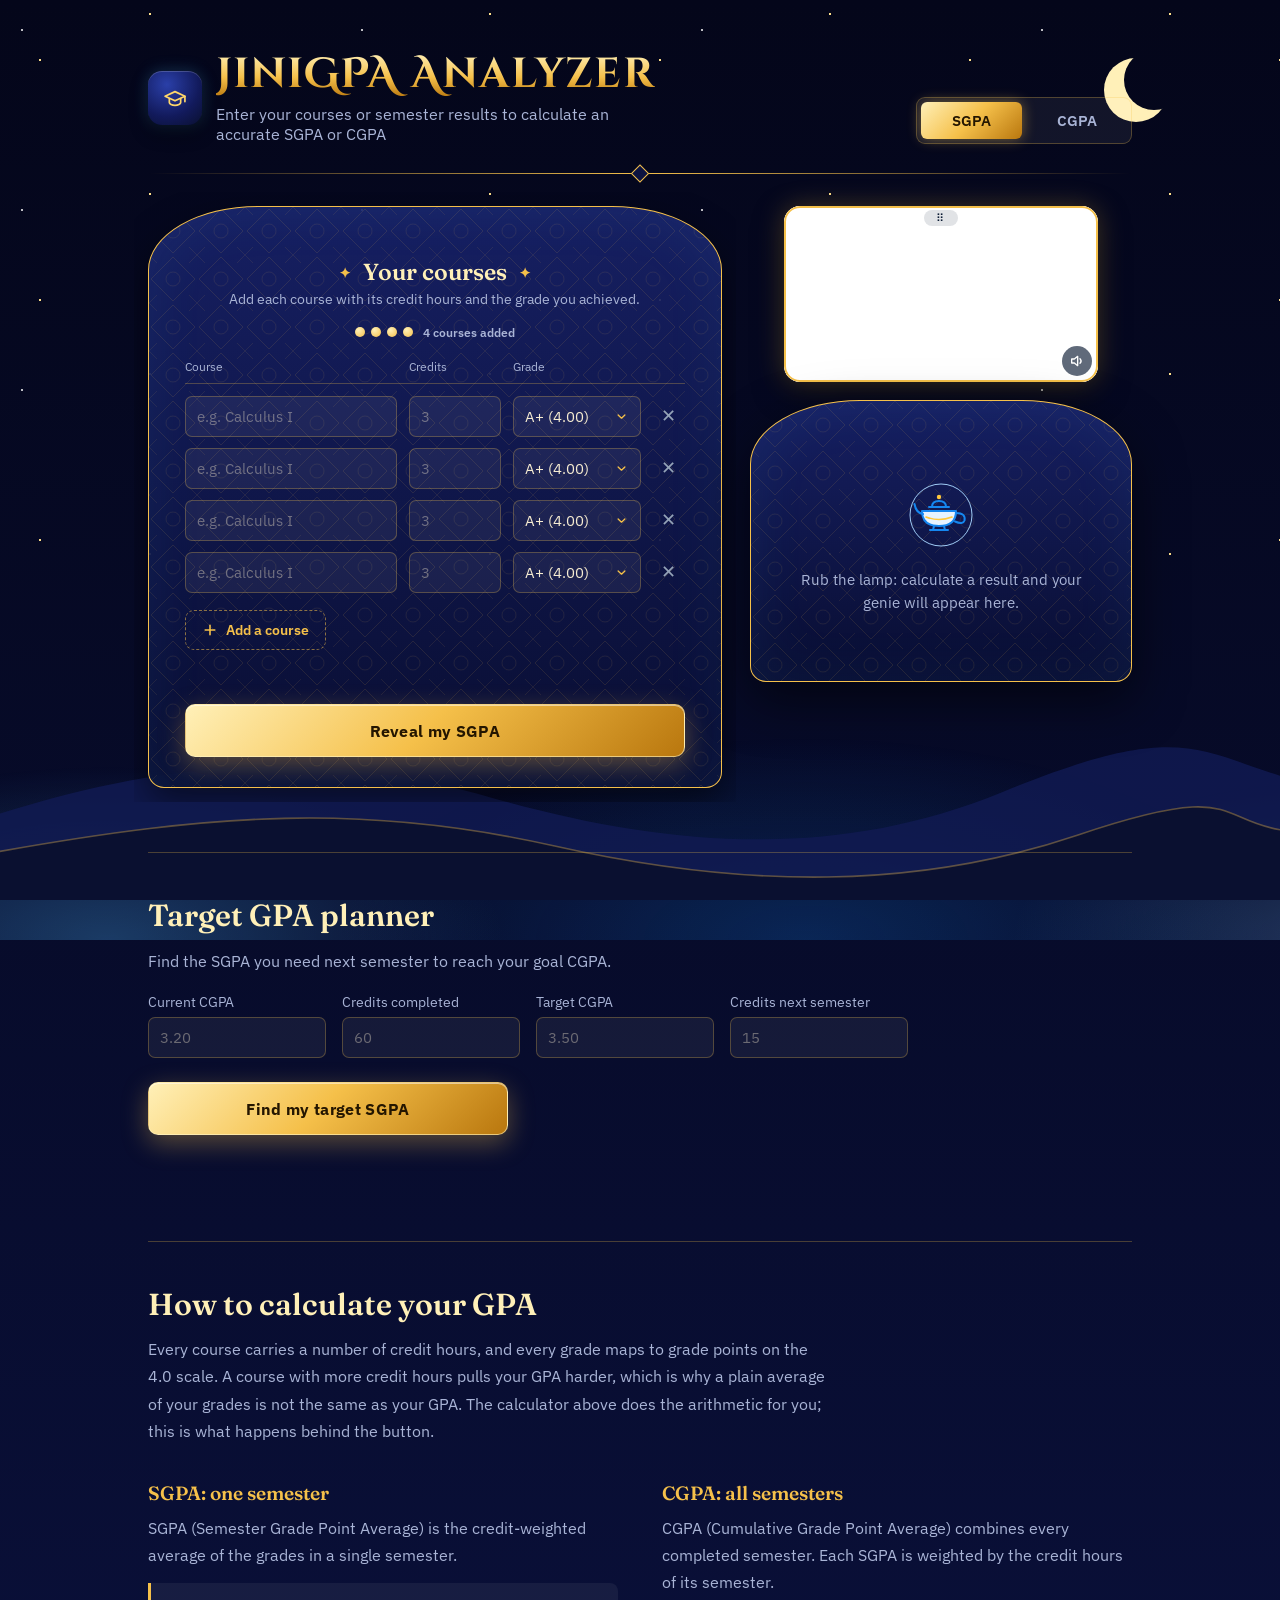
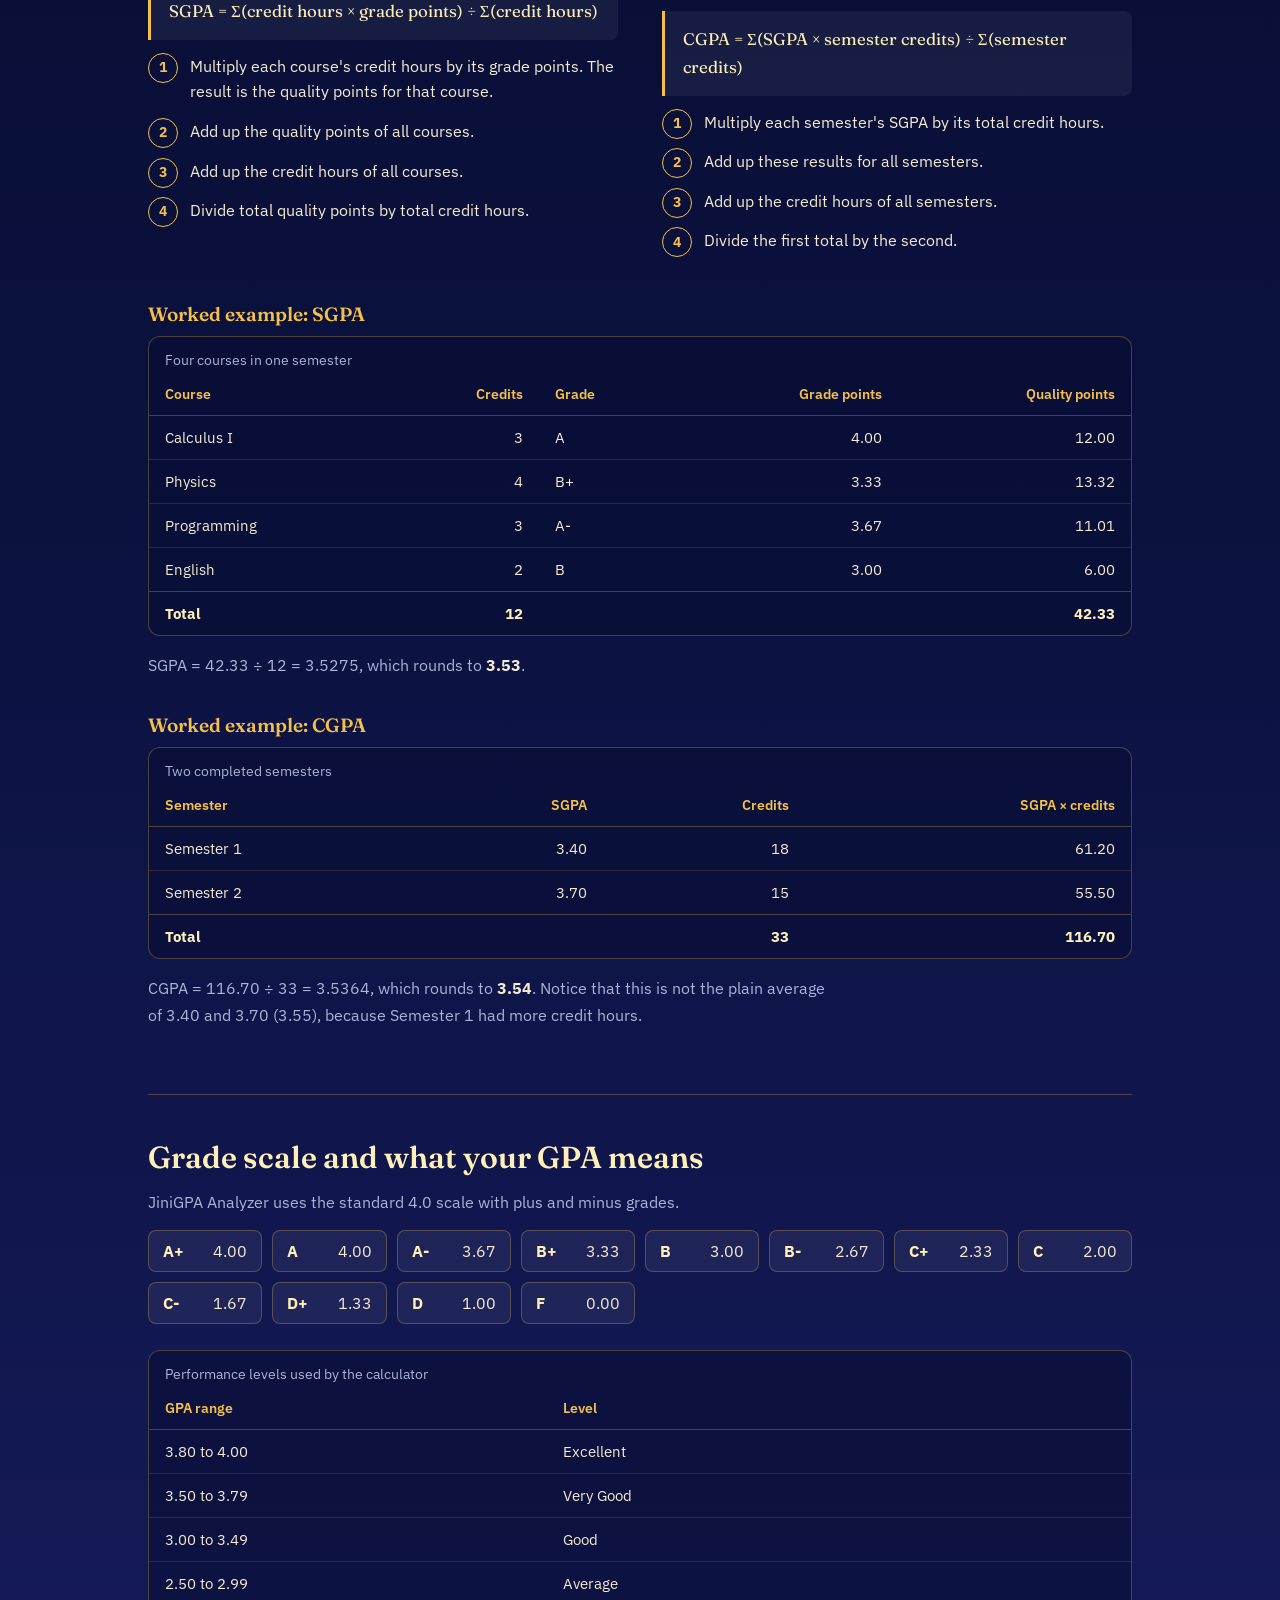
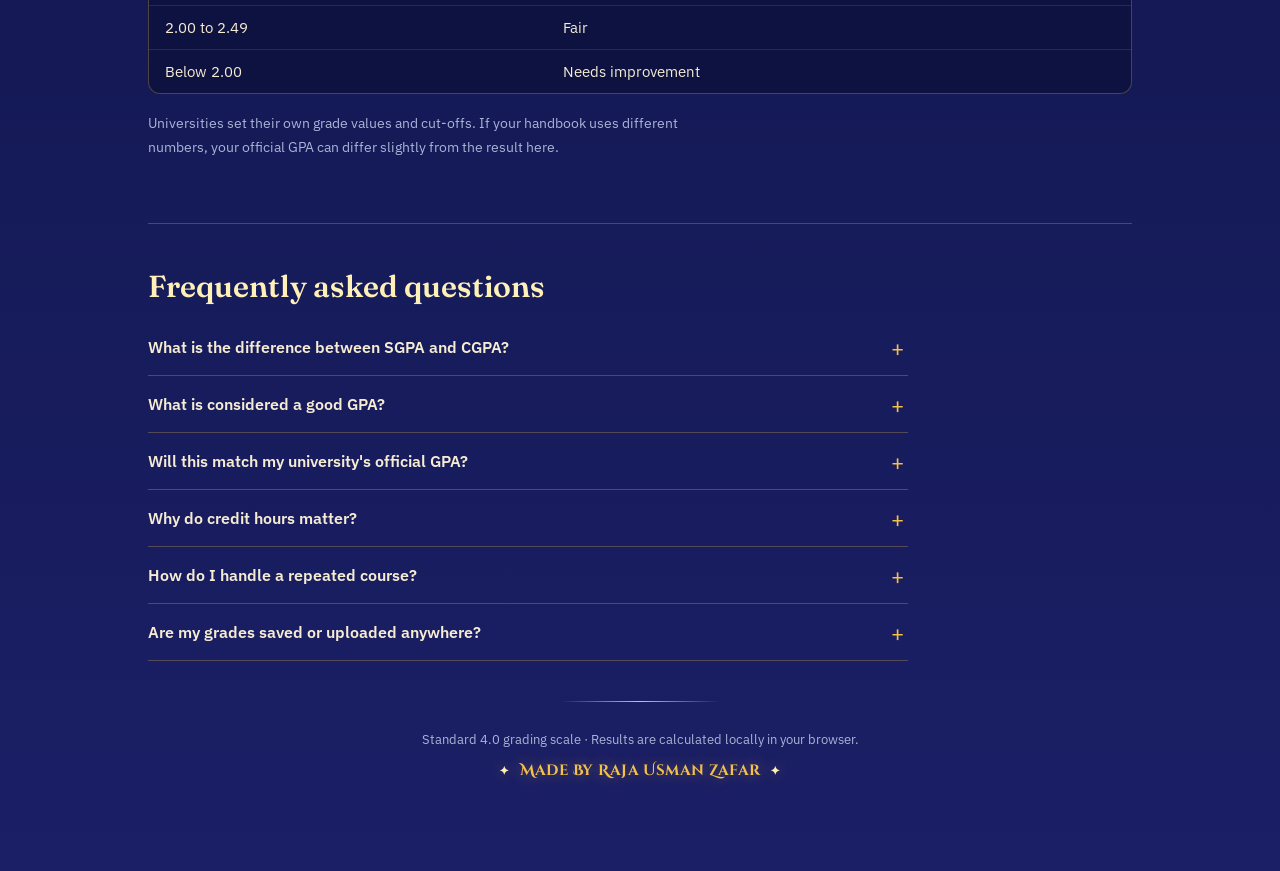
<file: index.html>
<!doctype html>
<html lang="en">
  <head>
    <meta charset="UTF-8" />
    <meta name="viewport" content="width=device-width, initial-scale=1.0" />
    <title>
      JiniGPA Analyzer — Free SGPA &amp; CGPA Calculator (4.0 Scale)
    </title>
    <meta
      name="description"
      content="Free SGPA and CGPA calculator on the 4.0 scale. Add your courses, credit hours and grades to get your GPA instantly, with formulas and worked examples."
    />
    <meta name="theme-color" content="#070b24" />
    <meta name="robots" content="index, follow, max-image-preview:large" />
    <link rel="canonical" href="https://jini-gpa-analyzer.vercel.app/" />

    <meta property="og:type" content="website" />
    <meta
      property="og:title"
      content="JiniGPA Analyzer — Free SGPA &amp; CGPA Calculator"
    />
    <meta
      property="og:description"
      content="Calculate your SGPA and CGPA on the 4.0 scale, with step-by-step formulas."
    />
    <meta property="og:url" content="https://jini-gpa-analyzer.vercel.app/" />
    <meta
      property="og:image"
      content="https://jini-gpa-analyzer.vercel.app/lamp.png"
    />
    <meta name="twitter:card" content="summary_large_image" />

    <link
      rel="icon"
      href="data:image/svg+xml,%3Csvg xmlns='http://www.w3.org/2000/svg' viewBox='0 0 64 64'%3E%3Cdefs%3E%3ClinearGradient id='g' x1='0' y1='0' x2='1' y2='1'%3E%3Cstop offset='0' stop-color='%2340a6ff'/%3E%3Cstop offset='1' stop-color='%230b6fd0'/%3E%3C/linearGradient%3E%3C/defs%3E%3Crect width='64' height='64' rx='15' fill='url(%23g)'/%3E%3Cg transform='translate(8 8)' fill='none' stroke='%23fff' stroke-width='2.8' stroke-linecap='round' stroke-linejoin='round'%3E%3Cpath d='M24 15L38 21.5 24 28 10 21.5Z'/%3E%3Cpath d='M16 25v5.5c0 2 3.6 4 8 4s8-2 8-4V25'/%3E%3Cpath d='M38 21.5V29'/%3E%3C/g%3E%3C/svg%3E"
    />

    <script type="application/ld+json">
      {
        "@context": "https://schema.org",
        "@type": "WebApplication",
        "name": "JiniGPA Analyzer",
        "url": "https://jini-gpa-analyzer.vercel.app/",
        "applicationCategory": "EducationalApplication",
        "operatingSystem": "Any",
        "description": "Free SGPA and CGPA calculator on the 4.0 scale.",
        "offers": { "@type": "Offer", "price": "0", "priceCurrency": "USD" }
      }
    </script>

    <script>
      (function () {
        var reduce = window.matchMedia(
          "(prefers-reduced-motion: reduce)",
        ).matches;
        var bot = /bot|crawl|spider|lighthouse|headless/i.test(
          navigator.userAgent,
        );
        var seen = false;
        try {
          seen = sessionStorage.getItem("jini-intro") === "1";
        } catch (e) {}
        if (!reduce && !bot && !seen) {
          document.documentElement.classList.add("intro-on");
          try {
            sessionStorage.setItem("jini-intro", "1");
          } catch (e) {}
        }
      })();
    </script>

    <link rel="preconnect" href="https://fonts.googleapis.com" />
    <link rel="preconnect" href="https://fonts.gstatic.com" crossorigin />
    <link
      rel="stylesheet"
      href="https://fonts.googleapis.com/css2?family=Cinzel+Decorative:wght@700&amp;family=Fraunces:opsz,wght@9..144,500;9..144,600;9..144,700&amp;family=IBM+Plex+Sans:wght@400;500;600;700&amp;display=swap"
    />
    <link rel="stylesheet" href="style.css" />
    <link rel="stylesheet" href="genie.css" />
    <link rel="stylesheet" href="content.css" />
  </head>
  <body>
    <div class="flash-overlay" id="flashOverlay"></div>

    <div class="shell">
      <header>
        <div class="brand-mark">
          <div class="pendulum" aria-label="JiniGPA Analyzer">
            <span class="pendulum-string"></span>
            <div class="logo-box">
              <svg
                viewBox="0 0 48 48"
                width="34"
                height="34"
                fill="none"
                stroke="#ffffff"
                stroke-width="2.4"
                stroke-linecap="round"
                stroke-linejoin="round"
                aria-hidden="true"
              >
                <path d="M24 15 L38 21.5 L24 28 L10 21.5 Z" />
                <path d="M16 25v5.5c0 2 3.6 4 8 4s8-2 8-4V25" />
                <path d="M38 21.5V29" />
              </svg>
            </div>
          </div>
          <div>
            <h1>JiniGPA Analyzer</h1>
            <p class="sub">
              Enter your courses or semester results to calculate an accurate
              SGPA or CGPA
            </p>
          </div>
        </div>
        <div class="mode-switch" id="modeSwitch">
          <div class="switch-pill" id="switchPill"></div>
          <button class="active" data-tab="sgpa">SGPA</button>
          <button data-tab="cgpa">CGPA</button>
        </div>
      </header>

      <main>
        <div class="panels-wrap">
          <div class="panel active" id="panel-sgpa">
            <div class="input-card tilt-card">
              <h2>Your courses</h2>
              <p class="hint">
                Add each course with its credit hours and the grade you
                achieved.
              </p>
              <div class="quest-row">
                <div class="quest-dots" id="questDotsSgpa"></div>
                <span class="quest-label" id="questLabelSgpa"
                  >0 courses added</span
                >
              </div>
              <div class="col-labels">
                <span>Course</span><span>Credits</span><span>Grade</span
                ><span></span>
              </div>
              <div id="subjectRows"></div>
              <button class="add-btn" id="addSubjectBtn">
                <svg
                  class="btn-ico"
                  viewBox="0 0 20 20"
                  width="16"
                  height="16"
                  fill="none"
                  stroke="currentColor"
                  stroke-width="2"
                  stroke-linecap="round"
                >
                  <path d="M10 4v12M4 10h12" />
                </svg>
                Add a course
              </button>
              <button class="calc-btn" id="calcSgpaBtn">
                <span>Reveal my SGPA</span>
              </button>
            </div>
          </div>

          <div class="panel" id="panel-cgpa">
            <div class="input-card tilt-card">
              <h2>Your semesters</h2>
              <p class="hint">
                Add every completed semester with its SGPA and total credit
                hours.
              </p>
              <div class="quest-row">
                <div class="quest-dots" id="questDotsCgpa"></div>
                <span class="quest-label" id="questLabelCgpa"
                  >0 semesters added</span
                >
              </div>
              <div class="col-labels">
                <span>Semester</span><span>SGPA</span><span>Credits</span
                ><span></span>
              </div>
              <div id="semRows"></div>
              <button class="add-btn" id="addSemBtn">
                <svg
                  class="btn-ico"
                  viewBox="0 0 20 20"
                  width="16"
                  height="16"
                  fill="none"
                  stroke="currentColor"
                  stroke-width="2"
                  stroke-linecap="round"
                >
                  <path d="M10 4v12M4 10h12" />
                </svg>
                Add a semester
              </button>
              <button class="calc-btn" id="calcCgpaBtn">
                <span>Reveal my CGPA</span>
              </button>
            </div>
          </div>
        </div>

        <div class="side-col">
          <div class="video-card" id="videoCard">
            <div class="video-drag-handle" id="videoDragHandle">⠿</div>
            <button
              class="video-sound"
              id="videoSoundBtn"
              type="button"
              aria-label="Video sound on/off"
            ></button>
            <video
              id="reactionVideo"
              src="videos/Default.mp4"
              muted
              loop
              autoplay
              playsinline
              preload="auto"
            ></video>
          </div>

          <div class="result-panel tilt-card" id="resultPanel">
            <div class="placeholder" id="placeholderState">
              <svg width="64" height="64" viewBox="0 0 64 64" fill="none">
                <circle
                  cx="32"
                  cy="32"
                  r="31"
                  stroke="#9fcbf5"
                  stroke-width="1"
                />
                <g
                  stroke="#1587f0"
                  stroke-width="2"
                  stroke-linecap="round"
                  stroke-linejoin="round"
                >
                  <circle
                    cx="30"
                    cy="14"
                    r="2.2"
                    fill="#ffc83d"
                    stroke="none"
                  />
                  <path d="M23 24 Q23 18 30 18 Q37 18 37 24" />
                  <path d="M20 24 H40" />
                  <path
                    d="M13 28 H47 Q47 43 30 43 Q13 43 13 28 Z"
                    fill="#e6f3ff"
                  />
                  <path d="M14 31 Q7 30 5.5 21" />
                  <path d="M47 30 Q57 30 55.5 37.5 Q54 42 46 38.5" />
                  <path d="M25 43 L24 47 H36 L35 43" />
                  <path d="M21 47 H39" />
                </g>
                <path
                  d="M17 34 Q30 39 43 34"
                  stroke="#ffc83d"
                  stroke-width="1.6"
                  stroke-linecap="round"
                />
              </svg>
              <div>
                Rub the lamp: calculate a result and your genie will appear
                here.
              </div>
            </div>

            <div class="result-body" id="resultBody">
              <div class="badge-stage" id="badgeStage">
                <div class="sparkle-field" id="sparkleField"></div>
                <div class="mascot-wrap" id="mascotWrap">
                  <svg
                    width="112"
                    height="130"
                    viewBox="0 -8 120 140"
                    fill="none"
                  >
                    <defs>
                      <radialGradient id="genieSkin" cx="35%" cy="28%" r="80%">
                        <stop offset="0%" stop-color="#9fd2ff" />
                        <stop offset="55%" stop-color="#40a6ff" />
                        <stop offset="100%" stop-color="#0b6fd0" />
                      </radialGradient>
                      <linearGradient
                        id="genieTail"
                        x1="0"
                        y1="0"
                        x2="0"
                        y2="1"
                      >
                        <stop offset="0%" stop-color="#1587f0" />
                        <stop
                          offset="100%"
                          stop-color="#1587f0"
                          stop-opacity="0"
                        />
                      </linearGradient>
                      <filter
                        id="softShadow"
                        x="-50%"
                        y="-50%"
                        width="200%"
                        height="200%"
                      >
                        <feDropShadow
                          dx="0"
                          dy="3"
                          stdDeviation="3"
                          flood-color="#0b1b33"
                          flood-opacity="0.16"
                        />
                      </filter>
                    </defs>
                    <path
                      d="M34 80 C28 100 48 104 52 114 C54 122 46 126 38 128 C62 132 76 120 68 108 C64 100 90 98 86 80 Z"
                      fill="url(#genieTail)"
                    />
                    <path
                      d="M30 84 Q60 104 90 84 L86 98 Q60 114 34 98 Z"
                      fill="#1587f0"
                    />
                    <circle cx="33" cy="92" r="6" fill="#ffc83d" />
                    <circle cx="87" cy="92" r="6" fill="#ffc83d" />
                    <ellipse cx="29" cy="54" rx="5" ry="7" fill="#40a6ff" />
                    <ellipse cx="91" cy="54" rx="5" ry="7" fill="#40a6ff" />
                    <circle
                      cx="27"
                      cy="65"
                      r="3.5"
                      stroke="#ffc83d"
                      stroke-width="2"
                    />
                    <circle
                      cx="93"
                      cy="65"
                      r="3.5"
                      stroke="#ffc83d"
                      stroke-width="2"
                    />
                    <circle
                      cx="60"
                      cy="52"
                      r="31"
                      fill="url(#genieSkin)"
                      filter="url(#softShadow)"
                    />
                    <path
                      d="M53 78 Q60 98 67 78 Q60 82 53 78 Z"
                      fill="#0b1b33"
                    />
                    <g id="mascotBrows"></g>
                    <g id="mascotEyes"></g>
                    <path
                      id="mascotMouth"
                      d="M46 67 Q60 76 74 67"
                      stroke="#0b1b33"
                      stroke-width="2.8"
                      fill="none"
                      stroke-linecap="round"
                    />
                    <g id="mascotAccessoryFront"></g>
                    <g id="mascotCap">
                      <path d="M60 6 L96 24 L60 42 L24 24 Z" fill="#0b1b33" />
                      <path
                        d="M38 27.5v10c0 4 9.8 8 22 8s22-4 22-8v-10L60 37.5Z"
                        fill="#14213d"
                      />
                      <path
                        d="M96 24v13"
                        stroke="#0b1b33"
                        stroke-width="2.2"
                        stroke-linecap="round"
                      />
                      <circle cx="96" cy="39" r="2.6" fill="#ffc83d" />
                      <circle cx="60" cy="24" r="2.2" fill="#ffc83d" />
                    </g>
                  </svg>
                </div>
              </div>

              <div class="level-tag" id="levelTag">Level 1</div>
              <div class="result-label" id="resultLabel">Your SGPA</div>
              <div class="result-number" id="resultNumber">0.00</div>
              <span class="result-tier-tag" id="resultTag">Tier</span>
              <div class="result-msg" id="resultMsg"></div>

              <div class="xp-bar">
                <div class="xp-labels">
                  <span>Progress</span><span id="xpRightLabel">0%</span>
                </div>
                <div class="track">
                  <div class="fill" id="scaleFill">
                    <div class="fill-spark"></div>
                  </div>
                </div>
                <div class="marks">
                  <span>0.0</span><span>2.0</span><span>4.0</span>
                </div>
              </div>
            </div>
          </div>
        </div>
      </main>

      <section class="info" id="how-to-calculate" aria-labelledby="guide-title">
        <h2 id="guide-title">How to calculate your GPA</h2>
        <p>
          Every course carries a number of credit hours, and every grade maps to
          grade points on the 4.0 scale. A course with more credit hours pulls
          your GPA harder, which is why a plain average of your grades is not
          the same as your GPA. The calculator above does the arithmetic for
          you; this is what happens behind the button.
        </p>

        <div class="info-cols">
          <div>
            <h3>SGPA: one semester</h3>
            <p>
              SGPA (Semester Grade Point Average) is the credit-weighted average
              of the grades in a single semester.
            </p>
            <p class="formula">
              SGPA = &Sigma;(credit hours &times; grade points) &divide;
              &Sigma;(credit hours)
            </p>
            <ol class="steps">
              <li>
                Multiply each course's credit hours by its grade points. The
                result is the quality points for that course.
              </li>
              <li>Add up the quality points of all courses.</li>
              <li>Add up the credit hours of all courses.</li>
              <li>Divide total quality points by total credit hours.</li>
            </ol>
          </div>

          <div>
            <h3>CGPA: all semesters</h3>
            <p>
              CGPA (Cumulative Grade Point Average) combines every completed
              semester. Each SGPA is weighted by the credit hours of its
              semester.
            </p>
            <p class="formula">
              CGPA = &Sigma;(SGPA &times; semester credits) &divide;
              &Sigma;(semester credits)
            </p>
            <ol class="steps">
              <li>Multiply each semester's SGPA by its total credit hours.</li>
              <li>Add up these results for all semesters.</li>
              <li>Add up the credit hours of all semesters.</li>
              <li>Divide the first total by the second.</li>
            </ol>
          </div>
        </div>

        <h3>Worked example: SGPA</h3>
        <div class="table-wrap">
          <table>
            <caption>
              Four courses in one semester
            </caption>
            <thead>
              <tr>
                <th scope="col">Course</th>
                <th scope="col" class="num">Credits</th>
                <th scope="col">Grade</th>
                <th scope="col" class="num">Grade points</th>
                <th scope="col" class="num">Quality points</th>
              </tr>
            </thead>
            <tbody>
              <tr>
                <td>Calculus I</td>
                <td class="num">3</td>
                <td>A</td>
                <td class="num">4.00</td>
                <td class="num">12.00</td>
              </tr>
              <tr>
                <td>Physics</td>
                <td class="num">4</td>
                <td>B+</td>
                <td class="num">3.33</td>
                <td class="num">13.32</td>
              </tr>
              <tr>
                <td>Programming</td>
                <td class="num">3</td>
                <td>A-</td>
                <td class="num">3.67</td>
                <td class="num">11.01</td>
              </tr>
              <tr>
                <td>English</td>
                <td class="num">2</td>
                <td>B</td>
                <td class="num">3.00</td>
                <td class="num">6.00</td>
              </tr>
            </tbody>
            <tfoot>
              <tr>
                <td>Total</td>
                <td class="num">12</td>
                <td></td>
                <td></td>
                <td class="num">42.33</td>
              </tr>
            </tfoot>
          </table>
        </div>
        <p>
          SGPA = 42.33 &divide; 12 = 3.5275, which rounds to
          <strong>3.53</strong>.
        </p>

        <h3>Worked example: CGPA</h3>
        <div class="table-wrap">
          <table>
            <caption>
              Two completed semesters
            </caption>
            <thead>
              <tr>
                <th scope="col">Semester</th>
                <th scope="col" class="num">SGPA</th>
                <th scope="col" class="num">Credits</th>
                <th scope="col" class="num">SGPA &times; credits</th>
              </tr>
            </thead>
            <tbody>
              <tr>
                <td>Semester 1</td>
                <td class="num">3.40</td>
                <td class="num">18</td>
                <td class="num">61.20</td>
              </tr>
              <tr>
                <td>Semester 2</td>
                <td class="num">3.70</td>
                <td class="num">15</td>
                <td class="num">55.50</td>
              </tr>
            </tbody>
            <tfoot>
              <tr>
                <td>Total</td>
                <td></td>
                <td class="num">33</td>
                <td class="num">116.70</td>
              </tr>
            </tfoot>
          </table>
        </div>
        <p>
          CGPA = 116.70 &divide; 33 = 3.5364, which rounds to
          <strong>3.54</strong>. Notice that this is not the plain average of
          3.40 and 3.70 (3.55), because Semester 1 had more credit hours.
        </p>
      </section>

      <section class="info" id="grade-scale" aria-labelledby="scale-title">
        <h2 id="scale-title">Grade scale and what your GPA means</h2>
        <p>
          JiniGPA Analyzer uses the standard 4.0 scale with plus and minus
          grades.
        </p>
        <ul class="grade-grid">
          <li><b>A+</b><span>4.00</span></li>
          <li><b>A</b><span>4.00</span></li>
          <li><b>A-</b><span>3.67</span></li>
          <li><b>B+</b><span>3.33</span></li>
          <li><b>B</b><span>3.00</span></li>
          <li><b>B-</b><span>2.67</span></li>
          <li><b>C+</b><span>2.33</span></li>
          <li><b>C</b><span>2.00</span></li>
          <li><b>C-</b><span>1.67</span></li>
          <li><b>D+</b><span>1.33</span></li>
          <li><b>D</b><span>1.00</span></li>
          <li><b>F</b><span>0.00</span></li>
        </ul>

        <div class="table-wrap">
          <table>
            <caption>
              Performance levels used by the calculator
            </caption>
            <thead>
              <tr>
                <th scope="col">GPA range</th>
                <th scope="col">Level</th>
              </tr>
            </thead>
            <tbody>
              <tr>
                <td>3.80 to 4.00</td>
                <td>Excellent</td>
              </tr>
              <tr>
                <td>3.50 to 3.79</td>
                <td>Very Good</td>
              </tr>
              <tr>
                <td>3.00 to 3.49</td>
                <td>Good</td>
              </tr>
              <tr>
                <td>2.50 to 2.99</td>
                <td>Average</td>
              </tr>
              <tr>
                <td>2.00 to 2.49</td>
                <td>Fair</td>
              </tr>
              <tr>
                <td>Below 2.00</td>
                <td>Needs improvement</td>
              </tr>
            </tbody>
          </table>
        </div>
        <p class="note">
          Universities set their own grade values and cut-offs. If your handbook
          uses different numbers, your official GPA can differ slightly from the
          result here.
        </p>
      </section>

      <section class="info" id="faq" aria-labelledby="faq-title">
        <h2 id="faq-title">Frequently asked questions</h2>

        <details>
          <summary>What is the difference between SGPA and CGPA?</summary>
          <p>
            SGPA covers one semester. CGPA covers every semester you have
            completed, with each semester weighted by its credit hours. Use the
            SGPA tab for a single semester's courses and the CGPA tab to combine
            semester results.
          </p>
        </details>

        <details>
          <summary>What is considered a good GPA?</summary>
          <p>
            It depends on your program and goals. On a 4.0 scale, 3.0 is
            generally a solid pass level, 3.5 and above is strong, and
            scholarships or graduate programs often set their own minimum. Check
            the requirement of the specific program you are aiming for.
          </p>
        </details>

        <details>
          <summary>Will this match my university's official GPA?</summary>
          <p>
            It will if your university uses the same 4.0 scale shown above. Some
            universities use slightly different grade values or round
            differently, so treat the result as an accurate estimate and confirm
            it against your transcript.
          </p>
        </details>

        <details>
          <summary>Why do credit hours matter?</summary>
          <p>
            A 4-credit course counts more than a 2-credit course. Weighting by
            credit hours makes sure your GPA reflects how much work each course
            represents.
          </p>
        </details>

        <details>
          <summary>How do I handle a repeated course?</summary>
          <p>
            Policies differ: some universities replace the old grade with the
            new one, others average both. Follow your university's rule, or
            enter the SGPA and credit values exactly as they appear on your
            transcript in the CGPA tab.
          </p>
        </details>

        <details>
          <summary>Are my grades saved or uploaded anywhere?</summary>
          <p>
            No. The calculation runs in your browser, and the courses and grades
            you type are not sent to a server.
          </p>
        </details>
      </section>

      <footer>
        <p>
          Standard 4.0 grading scale · Results are calculated locally in your
          browser.
        </p>
        <p class="credit">Made By Raja Usman Zafar</p>
      </footer>
    </div>

    <canvas class="smoke-canvas" id="smokeCanvas" aria-hidden="true"></canvas>
    <script src="script.js"></script>
  </body>
</html>
</file>
<file: style.css>
* {
  box-sizing: border-box;
}
html,
body {
  margin: 0;
  color: var(--ink);
  font-family: "IBM Plex Sans", sans-serif;
  -webkit-font-smoothing: antialiased;
}
html {
  background: var(--bg);
  overflow-x: hidden;
}
body {
  min-height: 100vh;
  overflow-x: visible;
  overflow-x: clip;
}
button:focus-visible,
input:focus-visible,
select:focus-visible {
  outline: 2px solid var(--focus);
  outline-offset: 2px;
}

.intro-on .smoke-canvas {
  background: #ffffff;
}
.smoke-canvas {
  position: fixed;
  inset: 0;
  width: 100%;
  height: 100%;
  z-index: 900;
  pointer-events: none;
  transition: opacity 1.4s ease;
}
.smoke-canvas.fade-out {
  opacity: 0;
}
html.intro-on,
html.intro-on body {
  height: 100%;
  overflow: hidden;
  overscroll-behavior: none;
}
.intro-gate {
  touch-action: none;
  overscroll-behavior: none;
}

.shell {
  position: relative;
  z-index: 1;
  max-width: 1040px;
  margin: 0 auto;
  padding: 0 28px 90px;
}
header {
  display: flex;
  align-items: flex-end;
  justify-content: space-between;
  flex-wrap: wrap;
  gap: 20px;
  padding: 52px 0 30px;
}
.brand-mark {
  display: flex;
  align-items: center;
  gap: 14px;
}
.brand-mark svg,
.brand-mark img {
  flex-shrink: 0;
}
.pendulum-string {
  display: none;
}
.logo-box {
  width: 54px;
  height: 54px;
  border-radius: 14px;
  display: grid;
  place-items: center;
}
h1 {
  font-family: "Cinzel Decorative", "Fraunces", serif;
  font-weight: 700;
  font-size: 2.6rem;
  margin: 0;
  line-height: 1.1;
  letter-spacing: 0.03em;
}
header .sub {
  margin: 6px 0 0;
  color: var(--ink-soft);
  font-size: 0.98rem;
  max-width: 420px;
}

.mode-switch {
  position: relative;
  display: flex;
  gap: 4px;
  width: 216px;
  background: var(--field);
  border: 1px solid var(--line);
  border-radius: 9px;
  padding: 4px;
}
.switch-pill {
  position: absolute;
  top: 4px;
  bottom: 4px;
  left: 4px;
  width: calc(50% - 6px);
  border-radius: 6px;
  transition: transform 0.4s cubic-bezier(0.4, 0, 0.2, 1);
}
.mode-switch button {
  position: relative;
  z-index: 1;
  flex: 1;
  font:
    600 0.92rem "IBM Plex Sans",
    sans-serif;
  padding: 9px 0;
  border: none;
  border-radius: 6px;
  background: none;
  color: var(--ink-soft);
  cursor: pointer;
  transition: color 0.25s ease;
}
.mode-switch.is-switching button {
  pointer-events: none;
  cursor: default;
}

main {
  display: grid;
  grid-template-columns: 1.5fr 1fr;
  gap: 28px;
  margin-top: 32px;
  align-items: start;
}
.panels-wrap {
  position: relative;
  overflow: hidden;
  padding: 14px;
  margin: -14px;
  perspective: 1000px;
}
.panel {
  display: none;
}
.panel.active {
  display: block;
}

@keyframes disassembleDown {
  0% {
    opacity: 1;
    transform: translateY(0) scale(1);
    filter: blur(0);
  }
  100% {
    opacity: 0;
    transform: translateY(14px) scale(0.97);
    filter: blur(2px);
  }
}
@keyframes assembleUp {
  0% {
    opacity: 0;
    transform: translateY(22px) scale(0.97);
    filter: blur(3px);
  }
  60% {
    opacity: 1;
    transform: translateY(-3px) scale(1.005);
    filter: blur(0);
  }
  100% {
    opacity: 1;
    transform: translateY(0) scale(1);
    filter: blur(0);
  }
}

.tilt-card {
  transition:
    transform 0.1s ease-out,
    box-shadow 0.25s ease;
  will-change: transform;
}
.input-card h2 {
  font-family: "Fraunces", serif;
  font-weight: 600;
  font-size: 1.45rem;
  margin: 0 0 4px;
}
.input-card .hint {
  color: var(--ink-soft);
  font-size: 0.88rem;
  margin: 0 0 16px;
}

.panels-wrap.sweeping::after {
  content: "";
  position: absolute;
  top: 0;
  bottom: 0;
  left: -35%;
  width: 30%;
  background: linear-gradient(
    100deg,
    transparent,
    rgba(64, 166, 255, 0.38),
    rgba(21, 135, 240, 0.34),
    transparent
  );
  filter: blur(7px);
  z-index: 6;
  pointer-events: none;
  animation: sweepBeam 0.7s ease-in-out;
}
@keyframes sweepBeam {
  0% {
    left: -35%;
    opacity: 0;
  }
  15% {
    opacity: 1;
  }
  100% {
    left: 130%;
    opacity: 0;
  }
}

.quest-row {
  display: flex;
  align-items: center;
  gap: 10px;
  margin-bottom: 18px;
}
.quest-dots {
  display: flex;
  gap: 6px;
  flex-wrap: wrap;
}
.quest-dot {
  width: 10px;
  height: 10px;
  border-radius: 50%;
  animation: dotPop 0.4s cubic-bezier(0.4, 1.8, 0.5, 1);
}
@keyframes dotPop {
  from {
    transform: scale(0) rotate(0deg);
    opacity: 0;
  }
  to {
    transform: scale(1) rotate(360deg);
    opacity: 1;
  }
}
.quest-label {
  font-size: 0.78rem;
  color: var(--ink-soft);
  font-weight: 600;
}

.col-labels,
.subject-row,
.sem-row {
  display: grid;
  grid-template-columns: 1fr 92px 128px 32px;
  gap: 12px;
  align-items: center;
}
.col-labels {
  font-size: 0.78rem;
  color: var(--ink-soft);
  padding-bottom: 9px;
  border-bottom: 1px solid var(--line);
  margin-bottom: 12px;
}
.subject-row,
.sem-row {
  margin-bottom: 11px;
  animation: rowIn 0.4s cubic-bezier(0.3, 1.4, 0.4, 1);
}
@keyframes rowIn {
  from {
    opacity: 0;
    transform: translateY(-14px) scale(0.94);
  }
  to {
    opacity: 1;
    transform: translateY(0) scale(1);
  }
}
.subject-row.row-leave,
.sem-row.row-leave {
  animation: rowOut 0.25s ease forwards;
}
@keyframes rowOut {
  to {
    opacity: 0;
    transform: translateX(20px) scale(0.9);
  }
}

input[type="text"],
input[type="number"],
select {
  width: 100%;
  font:
    0.94rem "IBM Plex Sans",
    sans-serif;
  padding: 10px 11px;
  border: 1.4px solid var(--line);
  border-radius: 7px;
  background: var(--field);
  color: var(--ink);
  outline: none;
  transition:
    border-color 0.15s ease,
    box-shadow 0.15s ease,
    transform 0.15s ease;
}
select {
  -webkit-appearance: none;
  -moz-appearance: none;
  appearance: none;
  cursor: pointer;
  padding-right: 32px;
  background-repeat: no-repeat;
  background-position: right 11px center;
  background-size: 15px;
}
input:focus,
select:focus {
  transform: translateY(-1px);
}

.remove-btn {
  background: none;
  border: none;
  color: #94a3b8;
  font-size: 1.1rem;
  cursor: pointer;
  padding: 6px;
  border-radius: 6px;
  line-height: 1;
  transition:
    background 0.15s ease,
    color 0.15s ease,
    transform 0.3s cubic-bezier(0.4, 1.8, 0.4, 1);
}
.remove-btn:hover {
  transform: rotate(180deg) scale(1.15);
}

.add-btn,
.calc-btn {
  position: relative;
  overflow: hidden;
}
.btn-ico {
  flex-shrink: 0;
}

.add-btn {
  display: inline-flex;
  align-items: center;
  gap: 8px;
  font:
    600 0.88rem "IBM Plex Sans",
    sans-serif;
  padding: 10px 16px;
  border-radius: 9px;
  cursor: pointer;
  margin-top: 6px;
  transition: all 0.2s ease;
}
.add-btn:hover {
  transform: translateY(-1px);
}
.add-btn .btn-ico {
  transition: transform 0.25s ease;
}
.add-btn:hover .btn-ico {
  transform: rotate(90deg);
}

.calc-btn {
  display: block;
  width: 100%;
  margin-top: 24px;
  font:
    700 1.02rem "IBM Plex Sans",
    sans-serif;
  letter-spacing: 0.02em;
  border-width: 1px;
  border-style: solid;
  border-radius: 10px;
  padding: 15px;
  cursor: pointer;
  transition:
    transform 0.15s ease,
    box-shadow 0.25s ease,
    filter 0.25s ease;
}
.calc-btn > span:not(.ripple) {
  position: relative;
  z-index: 2;
  display: inline-flex;
  align-items: center;
  gap: 10px;
}
.calc-btn:hover {
  transform: translateY(-2px);
  filter: brightness(1.04);
}
.calc-btn:active {
  transform: translateY(1px);
}
.calc-btn::before {
  content: "";
  position: absolute;
  inset: -40% -20%;
  pointer-events: none;
  background:
    radial-gradient(
      circle at 20% 80%,
      rgba(255, 255, 255, 0.28),
      transparent 40%
    ),
    radial-gradient(
      circle at 70% 90%,
      rgba(255, 255, 255, 0.2),
      transparent 45%
    ),
    radial-gradient(
      circle at 90% 60%,
      rgba(255, 255, 255, 0.16),
      transparent 40%
    );
  opacity: 0;
  transform: translateY(30%);
  transition: opacity 0.5s ease;
}
.calc-btn:hover::before {
  opacity: 1;
  animation: genieMist 3.5s ease-in-out infinite;
}
@keyframes genieMist {
  0%,
  100% {
    transform: translate(-2%, 12%);
  }
  50% {
    transform: translate(3%, -8%);
  }
}

.ripple {
  position: absolute;
  border-radius: 50%;
  background: rgba(255, 255, 255, 0.6);
  transform: scale(0);
  animation: rippleAnim 0.65s ease-out;
  pointer-events: none;
}
@keyframes rippleAnim {
  to {
    transform: scale(3.6);
    opacity: 0;
  }
}

.shake {
  animation: shakeCard 0.45s ease;
}
@keyframes shakeCard {
  0%,
  100% {
    transform: translateX(0) rotate(0);
  }
  15% {
    transform: translateX(-8px) rotate(-1deg);
  }
  30% {
    transform: translateX(8px) rotate(1deg);
  }
  45% {
    transform: translateX(-6px) rotate(-0.6deg);
  }
  60% {
    transform: translateX(6px) rotate(0.6deg);
  }
  80% {
    transform: translateX(-3px);
  }
}

.result-panel {
  text-align: center;
  position: relative;
  overflow: hidden;
}
.result-panel .placeholder {
  color: var(--ink-soft);
  font-size: 0.92rem;
  line-height: 1.6;
  padding: 36px 6px;
}
.result-panel .placeholder svg {
  margin-bottom: 14px;
  animation: floatIdle 3s ease-in-out infinite;
}
@keyframes floatIdle {
  0%,
  100% {
    transform: translateY(0) rotate(0);
  }
  50% {
    transform: translateY(-8px) rotate(4deg);
  }
}
.result-body {
  display: none;
  position: relative;
}
.result-body.show {
  display: block;
  animation: riseIn 0.5s cubic-bezier(0.2, 0.9, 0.3, 1);
}
@keyframes riseIn {
  from {
    opacity: 0;
    transform: translateY(14px);
  }
  to {
    opacity: 1;
    transform: translateY(0);
  }
}

.badge-stage {
  position: relative;
  height: 120px;
  display: flex;
  align-items: center;
  justify-content: center;
  margin-bottom: 4px;
}
.ring {
  position: absolute;
  border-radius: 50%;
  border: 2px solid var(--tier, var(--blue));
  opacity: 0;
}
.ring.animate {
  animation: ringBurst 1.1s cubic-bezier(0.2, 0.7, 0.3, 1) forwards;
}
@keyframes ringBurst {
  0% {
    width: 40px;
    height: 40px;
    opacity: 0.8;
    border-width: 3px;
  }
  100% {
    width: 160px;
    height: 160px;
    opacity: 0;
    border-width: 0.5px;
  }
}
.mascot-wrap {
  position: relative;
  z-index: 2;
}
.mascot-wrap svg {
  overflow: visible;
}
.mascot-wrap.pop svg {
  animation: mascotPop 0.8s cubic-bezier(0.26, 1.6, 0.4, 1);
}
@keyframes mascotPop {
  0% {
    transform: scale(0.2) rotate(-25deg);
    opacity: 0;
  }
  45% {
    transform: scale(1.2) rotate(12deg);
    opacity: 1;
  }
  65% {
    transform: scale(0.9) rotate(-6deg);
  }
  82% {
    transform: scale(1.06) rotate(3deg);
  }
  100% {
    transform: scale(1) rotate(0deg);
  }
}
.mascot-wrap.idle-bounce svg {
  animation: idleBounce 1.8s ease-in-out infinite;
}
@keyframes idleBounce {
  0%,
  100% {
    transform: translateY(0) rotate(0);
  }
  50% {
    transform: translateY(-6px) rotate(-2deg);
  }
}

.sparkle-field {
  position: absolute;
  inset: 0;
  pointer-events: none;
}
.sparkle {
  position: absolute;
  font-size: 14px;
  color: var(--tier);
  animation: twinkle 1.4s ease-in-out infinite;
}
@keyframes twinkle {
  0%,
  100% {
    opacity: 0;
    transform: scale(0.4) rotate(0deg);
  }
  50% {
    opacity: 1;
    transform: scale(1.2) rotate(90deg);
  }
}

.level-tag {
  display: inline-flex;
  align-items: center;
  font-size: 0.76rem;
  font-weight: 700;
  padding: 5px 14px;
  border-radius: 20px;
  margin-bottom: 10px;
  background: var(--tier-bg);
  color: var(--tier);
  animation: tagSlide 0.5s ease 0.1s both;
}
@keyframes tagSlide {
  from {
    opacity: 0;
    transform: translateY(10px) scale(0.9);
  }
  to {
    opacity: 1;
    transform: translateY(0) scale(1);
  }
}
.result-label {
  font-size: 0.82rem;
  color: var(--ink-soft);
  margin-bottom: 2px;
}
.result-number {
  font-family: "Fraunces", serif;
  font-weight: 700;
  font-size: 3.4rem;
  line-height: 1.1;
  margin: 0 0 6px;
  color: var(--tier);
}
.result-tier-tag {
  display: inline-block;
  font-size: 0.78rem;
  font-weight: 600;
  padding: 4px 12px;
  border-radius: 20px;
  margin-bottom: 16px;
  background: var(--tier-bg);
  color: var(--tier);
}
.result-msg {
  font-size: 0.96rem;
  font-weight: 500;
  line-height: 1.6;
  max-width: 290px;
  margin: 0 auto;
}

.xp-bar {
  margin-top: 22px;
  text-align: left;
}
.xp-labels {
  display: flex;
  justify-content: space-between;
  font-size: 0.72rem;
  color: var(--ink-soft);
  margin-bottom: 5px;
  font-weight: 700;
}
.track {
  height: 10px;
  border-radius: 6px;
  overflow: hidden;
}
.fill {
  height: 100%;
  width: 0%;
  border-radius: 6px;
  background: var(--tier);
  color: var(--tier);
  position: relative;
  overflow: visible;
  transition: width 1s cubic-bezier(0.2, 0.9, 0.3, 1);
}
.fill::after {
  content: "";
  position: absolute;
  top: 0;
  bottom: 0;
  left: -40%;
  width: 40%;
  background: linear-gradient(
    90deg,
    transparent,
    rgba(255, 255, 255, 0.6),
    transparent
  );
  animation: shimmer 1.4s ease-in-out infinite;
}
@keyframes shimmer {
  0% {
    left: -40%;
  }
  100% {
    left: 120%;
  }
}
.fill-spark {
  position: absolute;
  right: -3px;
  top: 50%;
  width: 10px;
  height: 10px;
  margin-top: -5px;
  border-radius: 50%;
  background: #fff;
  border: 2px solid currentColor;
  box-shadow: 0 0 8px 2px currentColor;
  animation: sparkPulse 1s ease-in-out infinite;
}
@keyframes sparkPulse {
  0%,
  100% {
    transform: scale(0.8);
    opacity: 0.7;
  }
  50% {
    transform: scale(1.3);
    opacity: 1;
  }
}
.marks {
  display: flex;
  justify-content: space-between;
  font-size: 0.72rem;
  color: var(--ink-soft);
  margin-top: 5px;
}

.particle {
  position: absolute;
  top: 40%;
  pointer-events: none;
}
.particle.confetti-sq {
  border-radius: 2px;
  animation: fall linear forwards;
}
.particle.confetti-circ {
  border-radius: 50%;
  animation: fall linear forwards;
}
.particle.confetti-tri {
  width: 0 !important;
  height: 0 !important;
  border-left: 5px solid transparent;
  border-right: 5px solid transparent;
  animation: fall linear forwards;
}
@keyframes fall {
  to {
    transform: translateY(340px) rotate(720deg);
    opacity: 0;
  }
}
.particle.rise {
  border-radius: 50%;
  animation: riseUp ease-out forwards;
}
@keyframes riseUp {
  to {
    transform: translateY(-180px) scale(0.3);
    opacity: 0;
  }
}

footer {
  position: relative;
  padding-top: 30px;
  text-align: center;
  color: var(--ink-soft);
  font-size: 0.82rem;
  margin-top: 40px;
}
footer p {
  margin: 0;
}
footer .credit {
  margin-top: 12px;
  font-family: "Cinzel Decorative", "Fraunces", serif;
  font-weight: 700;
  font-size: 0.95rem;
  letter-spacing: 0.03em;
}
footer .credit::before,
footer .credit::after {
  content: "\2726";
  font-size: 0.8em;
  margin: 0 10px;
}

.sound-btn {
  position: fixed;
  right: 18px;
  bottom: 18px;
  z-index: 950;
  width: 42px;
  height: 42px;
  border-radius: 50%;
  display: grid;
  place-items: center;
  border-width: 1px;
  border-style: solid;
  cursor: pointer;
  box-shadow: 0 4px 14px rgba(11, 27, 51, 0.12);
}
.flash-overlay {
  position: fixed;
  inset: 0;
  opacity: 0;
  pointer-events: none;
  z-index: 999;
}
.flash-overlay.flash {
  animation: flashPulse 0.5s ease-out;
}
@keyframes flashPulse {
  0% {
    opacity: 0.32;
  }
  100% {
    opacity: 0;
  }
}

.intro-gate {
  position: fixed;
  inset: 0;
  z-index: 960;
  display: flex;
  flex-direction: column;
  align-items: center;
  justify-content: center;
  gap: 18px;
  transition: opacity 0.7s ease;
}
.intro-gate.hide {
  opacity: 0;
  pointer-events: none;
}
.lamp-btn {
  position: relative;
  width: 280px;
  height: 190px;
  padding: 0;
  border: none;
  background: none;
  cursor: pointer;
  display: grid;
  place-items: center;
}
.lamp-ring {
  position: absolute;
  left: 50%;
  top: 50%;
  width: 170px;
  height: 170px;
  margin: -85px 0 0 -85px;
  border-radius: 50%;
  background: #eaf4ff;
  animation: lampPulse 2.2s ease-out infinite;
}
@keyframes lampPulse {
  0% {
    box-shadow: 0 0 0 0 rgba(21, 135, 240, 0.35);
  }
  100% {
    box-shadow: 0 0 0 36px rgba(21, 135, 240, 0);
  }
}
.lamp {
  position: relative;
  z-index: 2;
  width: 260px;
  height: auto;
  user-select: none;
  -webkit-user-drag: none;
  filter: drop-shadow(0 10px 14px rgba(11, 27, 51, 0.25));
  transform-origin: 50% 90%;
  animation: lampFloat 3s ease-in-out infinite;
}
@keyframes lampFloat {
  0%,
  100% {
    transform: translateY(0) rotate(0);
  }
  50% {
    transform: translateY(-6px) rotate(-1.5deg);
  }
}
.lamp-btn:hover .lamp {
  animation: lampRub 0.5s ease-in-out infinite;
}
.rubbing .lamp {
  animation: lampRub 0.18s linear infinite;
}
@keyframes lampRub {
  0%,
  100% {
    transform: rotate(0) translateX(0);
  }
  25% {
    transform: rotate(-5deg) translateX(-3px);
  }
  75% {
    transform: rotate(5deg) translateX(3px);
  }
}
.wisp {
  position: absolute;
  left: 248px;
  top: 48px;
  z-index: 3;
  width: 22px;
  height: 22px;
  border-radius: 50%;
  background: rgba(21, 135, 240, 0.4);
  filter: blur(6px);
  opacity: 0;
  animation: wisp 2.6s ease-out infinite;
}
.wisp.w2 {
  animation-delay: 0.85s;
}
.wisp.w3 {
  animation-delay: 1.7s;
}
.rubbing .wisp {
  animation-duration: 0.7s;
}
@keyframes wisp {
  0% {
    transform: translate(0, 0) scale(0.4);
    opacity: 0;
  }
  20% {
    opacity: 0.75;
  }
  100% {
    transform: translate(18px, -90px) scale(2.6);
    opacity: 0;
  }
}
.gate-hint {
  margin: 0;
  font:
    600 0.95rem "IBM Plex Sans",
    sans-serif;
}

.side-col {
  display: flex;
  flex-direction: column;
  gap: 18px;
  min-width: 0;
}
.video-card {
  position: relative;
  overflow: hidden;
  background: #ffffff;
  aspect-ratio: 16 / 9;
  width: 82%;
  margin: 0 auto;
}
.video-card video {
  display: block;
  width: 100%;
  height: 100%;
  object-fit: contain;
  background: #ffffff;
  pointer-events: none;
}
.video-card video.layer {
  position: absolute;
  inset: 0;
  z-index: 1;
  opacity: 0;
  transition: opacity 0.15s ease;
}
.video-card video.layer.on {
  opacity: 1;
}
.video-sound {
  position: absolute;
  right: 6px;
  bottom: 6px;
  z-index: 4;
  width: 30px;
  height: 30px;
  padding: 0;
  border: none;
  border-radius: 50%;
  display: grid;
  place-items: center;
  background: rgba(11, 27, 51, 0.65);
  color: #ffffff;
  cursor: pointer;
  transition:
    background 0.2s ease,
    transform 0.15s ease;
}
.video-sound:hover {
  background: rgba(21, 135, 240, 0.95);
  transform: scale(1.08);
}
.video-drag-handle {
  display: block;
  position: absolute;
  top: 4px;
  left: 50%;
  transform: translateX(-50%);
  z-index: 3;
  width: 34px;
  height: 16px;
  line-height: 16px;
  border-radius: 8px;
  background: rgba(11, 27, 51, 0.12);
  color: #0b1b33;
  font-size: 11px;
  text-align: center;
  letter-spacing: 1px;
  user-select: none;
}
.video-card.draggable {
  position: fixed;
  width: 150px;
  max-width: 42vw;
  z-index: 800;
  cursor: grab;
  touch-action: none;
  box-shadow: 0 10px 28px rgba(11, 27, 51, 0.35);
}
.video-card.draggable.dragging {
  cursor: grabbing;
  transition: none;
  box-shadow: 0 16px 34px rgba(11, 27, 51, 0.45);
}

@media (max-width: 800px) {
  main {
    grid-template-columns: 1fr;
  }
}
@media (max-width: 520px) {
  header {
    padding-top: 34px;
  }
  h1 {
    font-size: 1.7rem;
  }
  .col-labels,
  .subject-row,
  .sem-row {
    grid-template-columns: 1fr 64px 96px 26px;
    gap: 7px;
  }
  .result-number {
    font-size: 2.6rem;
  }
}
@media (prefers-reduced-motion: reduce) {
  *,
  *::before,
  *::after {
    animation-duration: 0.01ms !important;
    animation-iteration-count: 1 !important;
    transition-duration: 0.01ms !important;
  }
}
</file>
<file: genie.css>
/* Arabian Night theme: colours and decoration only.
   Load after style.css; structure and animations live there. */
:root {
  color-scheme: dark;
  --bg: #070b24;
  --field: rgba(255, 255, 255, 0.06);
  --line: rgba(245, 192, 74, 0.28);
  --ink: #f6ecd2;
  --ink-soft: #a9b4d6;
  --blue: #4db8ff;
  --blue-deep: #f5c04a;
  --gold: #f5c04a;
  --gold-hi: #fff0b8;
  --gold-lo: #b9770e;
  --focus: #f5c04a;
  --lattice: url("data:image/svg+xml,%3Csvg xmlns='http://www.w3.org/2000/svg' width='48' height='48'%3E%3Cpath d='M24 2 46 24 24 46 2 24Z' fill='none' stroke='%23f5c04a' stroke-opacity='.11'/%3E%3Ccircle cx='24' cy='24' r='7' fill='none' stroke='%23f5c04a' stroke-opacity='.09'/%3E%3Cpath d='M0 0 8 8M48 0 40 8M0 48 8 40M48 48 40 40' stroke='%23f5c04a' stroke-opacity='.09'/%3E%3C/svg%3E");
}
::selection {
  background: var(--gold);
  color: #1a1200;
}

/* Night scene */
body {
  background: #0b1240
    linear-gradient(180deg, #04061a 0%, #0b1240 52%, #1b1f66 100%) no-repeat;
}

/* Two blinking star layers (html::after, body::before);
   a static layer is drawn in body::after. */
html::after,
body::before {
  content: "";
  position: fixed;
  top: 0;
  left: 0;
  right: 0;
  height: 62vh;
  z-index: 0;
  pointer-events: none;
  will-change: opacity;
}
html::after {
  background-image:
    radial-gradient(1.4px 1.4px at 22px 30px, #fff 50%, transparent 52%),
    radial-gradient(1px 1px at 96px 74px, #cfe2ff 50%, transparent 52%),
    radial-gradient(1.8px 1.8px at 150px 14px, #ffe08a 50%, transparent 52%),
    radial-gradient(1px 1px at 64px 128px, #fff 50%, transparent 52%),
    radial-gradient(1.2px 1.2px at 190px 100px, #9fd0ff 50%, transparent 52%),
    radial-gradient(1.2px 1.2px at 300px 60px, #fff 50%, transparent 52%);
  background-size: 340px 180px;
  animation: starBlinkA 3.2s ease-in-out infinite;
}
body::before {
  background-image:
    radial-gradient(1.6px 1.6px at 40px 60px, #ffe08a 50%, transparent 52%),
    radial-gradient(1px 1px at 150px 30px, #fff 50%, transparent 52%),
    radial-gradient(1.3px 1.3px at 240px 120px, #9fd0ff 50%, transparent 52%),
    radial-gradient(1px 1px at 90px 190px, #fff 50%, transparent 52%),
    radial-gradient(1.2px 1.2px at 200px 210px, #cfe2ff 50%, transparent 52%);
  background-size: 310px 240px;
  animation: starBlinkB 4.6s ease-in-out -1.3s infinite;
}
@keyframes starBlinkA {
  0%,
  100% {
    opacity: 0.2;
  }
  50% {
    opacity: 1;
  }
}
@keyframes starBlinkB {
  0%,
  60%,
  100% {
    opacity: 0.15;
  }
  75% {
    opacity: 1;
  }
}

/* Drifting genie mist */
html::before {
  content: "";
  position: fixed;
  left: -15%;
  right: -15%;
  bottom: -40px;
  height: 46vh;
  z-index: 0;
  pointer-events: none;
  background:
    radial-gradient(
      ellipse 34% 60% at 18% 100%,
      rgba(77, 184, 255, 0.28),
      transparent 70%
    ),
    radial-gradient(
      ellipse 40% 70% at 60% 100%,
      rgba(21, 135, 240, 0.22),
      transparent 70%
    ),
    radial-gradient(
      ellipse 28% 55% at 92% 100%,
      rgba(120, 192, 255, 0.24),
      transparent 70%
    );
  will-change: transform;
  animation: mistDrift 14s ease-in-out infinite alternate;
}
@keyframes mistDrift {
  from {
    transform: translateX(-3%) translateY(8px);
  }
  to {
    transform: translateX(3%) translateY(-14px);
  }
}

/* Static scene (moon, dunes, faint stars) in a single layer that never repaints. */
body::after {
  content: "";
  position: fixed;
  inset: 0;
  z-index: 0;
  pointer-events: none;
  background:
    url("data:image/svg+xml,%3Csvg xmlns='http://www.w3.org/2000/svg' viewBox='0 0 96 96'%3E%3Cdefs%3E%3Cmask id='m'%3E%3Crect width='96' height='96' fill='%23fff'/%3E%3Ccircle cx='60' cy='40' r='30' fill='%23000'/%3E%3C/mask%3E%3C/defs%3E%3Ccircle cx='42' cy='50' r='32' fill='%23fff0b8' mask='url(%23m)'/%3E%3C/svg%3E")
      right 7vw top 40px / 96px 96px no-repeat,
    url("data:image/svg+xml,%3Csvg xmlns='http://www.w3.org/2000/svg' viewBox='0 0 1200 200' preserveAspectRatio='none'%3E%3Cpath d='M0 120C160 70 300 60 460 105S780 165 940 100 1120 60 1200 85V200H0Z' fill='%23111a52' fill-opacity='.85'/%3E%3Cpath d='M0 155C200 120 340 110 520 150S860 190 1010 140 1140 125 1200 135V200H0Z' fill='%230a1030'/%3E%3Cpath d='M0 155C200 120 340 110 520 150S860 190 1010 140 1140 125 1200 135' fill='none' stroke='%23f5c04a' stroke-opacity='.35' stroke-width='1.5'/%3E%3C/svg%3E")
      bottom / 100% 24vh no-repeat,
    radial-gradient(1px 1px at 40px 50px, #cfe2ff 50%, transparent 52%) 0 0 /
      260px 200px,
    radial-gradient(1px 1px at 180px 130px, #fff 50%, transparent 52%) 0 0 /
      260px 200px;
}

/* Header */
header {
  position: relative;
}
header::after {
  content: "";
  position: absolute;
  left: 0;
  right: 0;
  bottom: 0;
  height: 1px;
  background: linear-gradient(90deg, transparent, var(--gold) 50%, transparent);
}
header::before {
  content: "";
  position: absolute;
  left: 50%;
  bottom: -6px;
  width: 11px;
  height: 11px;
  background: #0b1240;
  border: 1.5px solid var(--gold);
  transform: translateX(-50%) rotate(45deg);
  z-index: 1;
}
h1 {
  background: linear-gradient(
    180deg,
    var(--gold-hi) 0%,
    var(--gold) 55%,
    var(--gold-lo) 100%
  );
  -webkit-background-clip: text;
  background-clip: text;
  -webkit-text-fill-color: transparent;
  color: transparent;
}
.logo-box {
  background: radial-gradient(circle at 35% 25%, #2a3fa8, #121a5c 60%, #0a1030);
  box-shadow:
    0 8px 18px rgba(0, 0, 0, 0.45),
    0 0 16px rgba(77, 184, 255, 0.25),
    inset 0 1px 0 rgba(255, 255, 255, 0.18);
}
.logo-box svg {
  stroke: #ffd76a;
}

/* Mode switch */
.switch-pill {
  background: linear-gradient(
    135deg,
    var(--gold-hi),
    var(--gold) 50%,
    var(--gold-lo)
  );
  box-shadow: 0 0 14px rgba(245, 192, 74, 0.45);
}
.mode-switch button.active {
  color: #241600;
}

/* Palace-window cards */
.input-card,
.result-panel {
  background:
    var(--lattice),
    linear-gradient(180deg, rgba(24, 34, 104, 0.92), rgba(9, 14, 50, 0.95));
  border: 1.5px solid var(--gold);
  border-radius: 110px 110px 16px 16px / 64px 64px 16px 16px;
}
.input-card {
  padding: 50px 36px 30px;
  box-shadow:
    0 14px 34px rgba(0, 0, 0, 0.5),
    inset 0 0 60px rgba(77, 184, 255, 0.08);
}
.result-panel {
  padding: 46px 26px 30px;
  box-shadow:
    0 18px 50px rgba(0, 0, 0, 0.55),
    inset 0 0 60px rgba(77, 184, 255, 0.08);
}
.input-card h2 {
  text-align: center;
  color: var(--gold-hi);
}
.input-card h2::before,
.input-card h2::after {
  content: "\2726";
  color: var(--gold);
  font-size: 0.6em;
  margin: 0 12px;
  vertical-align: 0.15em;
}
.input-card .hint {
  text-align: center;
}
.quest-row {
  justify-content: center;
}
.quest-dot {
  background: radial-gradient(circle at 35% 30%, var(--gold-hi), var(--gold));
}

/* Inputs */
input::placeholder {
  color: rgba(246, 236, 210, 0.38);
}
select {
  background-image: url("data:image/svg+xml;charset=UTF-8,%3Csvg xmlns='http://www.w3.org/2000/svg' viewBox='0 0 20 20'%3E%3Cpath d='M5.5 8L10 12.2L14.5 8' fill='none' stroke='%23f5c04a' stroke-width='1.8' stroke-linecap='round' stroke-linejoin='round'/%3E%3C/svg%3E");
}
select option {
  background: #10184f;
  color: var(--ink);
}
input:focus,
select:focus {
  border-color: var(--gold);
  background-color: rgba(255, 255, 255, 0.1);
  box-shadow: 0 0 0 3px rgba(245, 192, 74, 0.2);
}
.remove-btn:hover {
  background: rgba(224, 55, 79, 0.2);
  color: #ff7d92;
}

/* Buttons */
.add-btn {
  background: transparent;
  color: var(--gold);
  border: 1.4px dashed rgba(245, 192, 74, 0.55);
}
.add-btn:hover {
  background: rgba(245, 192, 74, 0.12);
  border-color: var(--gold);
  box-shadow: 0 0 16px rgba(245, 192, 74, 0.25);
}
.calc-btn {
  color: #241600;
  border-color: rgba(255, 240, 184, 0.6);
  background: linear-gradient(
    135deg,
    var(--gold-hi) 0%,
    var(--gold) 48%,
    var(--gold-lo) 100%
  );
  box-shadow:
    0 8px 26px rgba(245, 192, 74, 0.35),
    inset 0 1px 0 rgba(255, 255, 255, 0.5);
}
.calc-btn:hover {
  box-shadow:
    0 12px 34px rgba(245, 192, 74, 0.5),
    inset 0 1px 0 rgba(255, 255, 255, 0.6);
}

/* Result panel */
.badge-stage::before {
  content: "";
  position: absolute;
  left: 50%;
  bottom: 0;
  width: 136px;
  height: 140px;
  transform: translateX(-50%);
  border-radius: 68px 68px 10px 10px / 62px 62px 10px 10px;
  border: 1.5px solid rgba(245, 192, 74, 0.55);
  background: radial-gradient(
    circle at 50% 40%,
    rgba(77, 184, 255, 0.32),
    transparent 72%
  );
  z-index: 0;
}
.tier-great {
  --tier: #4db8ff;
  --tier-bg: rgba(77, 184, 255, 0.16);
}
.tier-vgood {
  --tier: #a5a2ff;
  --tier-bg: rgba(165, 162, 255, 0.16);
}
.tier-good {
  --tier: #34e3cb;
  --tier-bg: rgba(52, 227, 203, 0.15);
}
.tier-avg {
  --tier: #ffc23d;
  --tier-bg: rgba(255, 194, 61, 0.16);
}
.tier-okay {
  --tier: #ff8a4d;
  --tier-bg: rgba(255, 138, 77, 0.16);
}
.tier-low {
  --tier: #ff6b85;
  --tier-bg: rgba(255, 107, 133, 0.16);
}
.level-tag,
.result-tier-tag {
  border: 1px solid var(--tier);
}
.result-number {
  text-shadow: 0 0 26px var(--tier);
}
.track {
  background: rgba(255, 255, 255, 0.1);
}
.fill {
  box-shadow: 0 0 12px var(--tier);
}

/* Video, footer and misc */
.video-card {
  /* The border is drawn by ::after so the videos can never cover it. */
  border: none;
  border-radius: 16px;
  box-shadow:
    0 0 26px rgba(245, 192, 74, 0.25),
    0 10px 30px rgba(0, 0, 0, 0.5);
  isolation: isolate;
  transform: translateZ(0);
}
.video-card video {
  border-radius: 16px;
}
.video-card::after {
  content: "";
  position: absolute;
  inset: 0;
  border: 2px solid var(--gold);
  border-radius: 16px;
  z-index: 5;
  pointer-events: none;
}
.sound-btn {
  background: #10184f;
  color: var(--gold);
  border-color: var(--gold);
}
.flash-overlay {
  background: #ffe7a3;
}
.gate-hint {
  color: #5b6678;
}
footer::before {
  content: "";
  position: absolute;
  top: 0;
  left: 50%;
  width: 160px;
  height: 1px;
  transform: translateX(-50%);
  background: linear-gradient(90deg, transparent, var(--gold), transparent);
}
footer .credit {
  color: var(--gold);
  text-shadow: 0 0 14px rgba(245, 192, 74, 0.4);
}
footer .credit::before,
footer .credit::after {
  color: var(--gold-hi);
}

@media (max-width: 520px) {
  .input-card,
  .result-panel {
    border-radius: 70px 70px 14px 14px / 44px 44px 14px 14px;
  }
  .input-card {
    padding: 42px 16px 24px;
  }
  .result-panel {
    padding: 40px 18px 26px;
  }
}
</file>
<file: content.css>
.info {
  margin-top: 64px;
  padding-top: 44px;
  border-top: 1px solid var(--line);
}
.info h2 {
  font-family: "Fraunces", serif;
  font-weight: 600;
  font-size: 1.9rem;
  line-height: 1.2;
  margin: 0 0 14px;
  color: var(--gold-hi);
}
.info h3 {
  font-family: "Fraunces", serif;
  font-weight: 600;
  font-size: 1.2rem;
  margin: 34px 0 10px;
  color: var(--gold);
}
.info p {
  max-width: 68ch;
  margin: 0 0 14px;
  line-height: 1.7;
  color: var(--ink-soft);
}
.info strong {
  color: var(--ink);
}

.info-cols {
  display: grid;
  grid-template-columns: 1fr 1fr;
  gap: 44px;
  margin-top: 8px;
}
.info-cols h3 {
  margin-top: 22px;
}

.formula {
  font-family: "Fraunces", serif;
  font-size: 1.05rem;
  line-height: 1.5;
  color: var(--gold-hi);
  padding: 14px 18px;
  margin: 0 0 20px;
  background: var(--field);
  border-left: 3px solid var(--gold);
  border-radius: 0 8px 8px 0;
}
.info .formula {
  color: var(--gold-hi);
}

.steps {
  list-style: none;
  counter-reset: step;
  margin: 0;
  padding: 0;
}
.steps li {
  counter-increment: step;
  position: relative;
  padding-left: 42px;
  margin-bottom: 14px;
  line-height: 1.6;
  color: var(--ink);
}
.steps li::before {
  content: counter(step);
  position: absolute;
  left: 0;
  top: -1px;
  width: 28px;
  height: 28px;
  display: grid;
  place-items: center;
  border: 1.5px solid var(--gold);
  border-radius: 50%;
  color: var(--gold);
  font-size: 0.85rem;
  font-weight: 700;
}

.table-wrap {
  overflow-x: auto;
  margin: 0 0 16px;
  border: 1px solid var(--line);
  border-radius: 12px;
  background: rgba(9, 14, 50, 0.55);
}
.info table {
  width: 100%;
  min-width: 460px;
  border-collapse: collapse;
  font-size: 0.94rem;
  font-variant-numeric: tabular-nums;
}
.info caption {
  caption-side: top;
  text-align: left;
  padding: 14px 16px 4px;
  font-size: 0.88rem;
  color: var(--ink-soft);
}
.info th,
.info td {
  padding: 12px 16px;
  text-align: left;
  border-bottom: 1px solid rgba(245, 192, 74, 0.14);
}
.info th {
  font-size: 0.85rem;
  font-weight: 600;
  color: var(--gold);
  border-bottom-color: var(--line);
}
.info td {
  color: var(--ink);
}
.info .num {
  text-align: right;
}
.info tbody tr:last-child td {
  border-bottom: none;
}
.info tfoot td {
  font-weight: 700;
  color: var(--gold-hi);
  border-top: 1px solid var(--line);
  border-bottom: none;
}

.grade-grid {
  list-style: none;
  margin: 8px 0 26px;
  padding: 0;
  display: grid;
  grid-template-columns: repeat(auto-fill, minmax(112px, 1fr));
  gap: 10px;
}
.grade-grid li {
  display: flex;
  justify-content: space-between;
  align-items: baseline;
  padding: 10px 14px;
  border: 1px solid var(--line);
  border-radius: 8px;
  background: var(--field);
}
.grade-grid b {
  color: var(--gold-hi);
}
.grade-grid span {
  color: var(--ink);
  font-variant-numeric: tabular-nums;
}

.info .note {
  font-size: 0.86rem;
  margin-top: 18px;
}

.info details {
  border-bottom: 1px solid var(--line);
  max-width: 760px;
}
.info summary {
  position: relative;
  cursor: pointer;
  list-style: none;
  padding: 18px 36px 18px 0;
  font-weight: 600;
  color: var(--ink);
}
.info summary::-webkit-details-marker {
  display: none;
}
.info summary::after {
  content: "+";
  position: absolute;
  right: 4px;
  top: 50%;
  transform: translateY(-50%);
  font-size: 1.4rem;
  font-weight: 400;
  color: var(--gold);
}
.info details[open] summary::after {
  content: "\2212";
}
.info summary:focus-visible {
  outline: 2px solid var(--focus);
  outline-offset: 2px;
  border-radius: 4px;
}
.info details p {
  margin: 0 0 18px;
}

.form-msg {
  min-height: 1.2em;
  margin: 14px 0 0;
  font-size: 0.85rem;
  color: #ff9aa9;
  text-align: center;
}
.planner-grid {
  display: grid;
  grid-template-columns: repeat(auto-fit, minmax(170px, 1fr));
  gap: 16px;
  max-width: 760px;
  margin-top: 18px;
}
.planner-grid label {
  display: flex;
  flex-direction: column;
  gap: 6px;
  font-size: 0.85rem;
  color: var(--ink-soft);
}
.planner .calc-btn {
  max-width: 360px;
}
.info .planner-out {
  margin-top: 18px;
  font-weight: 600;
  color: var(--gold-hi);
  min-height: 1.5em;
}
@media (max-width: 800px) {
  .info-cols {
    grid-template-columns: 1fr;
    gap: 8px;
  }
}
@media (max-width: 520px) {
  .info {
    margin-top: 48px;
    padding-top: 34px;
  }
  .info h2 {
    font-size: 1.55rem;
  }
}
</file>
